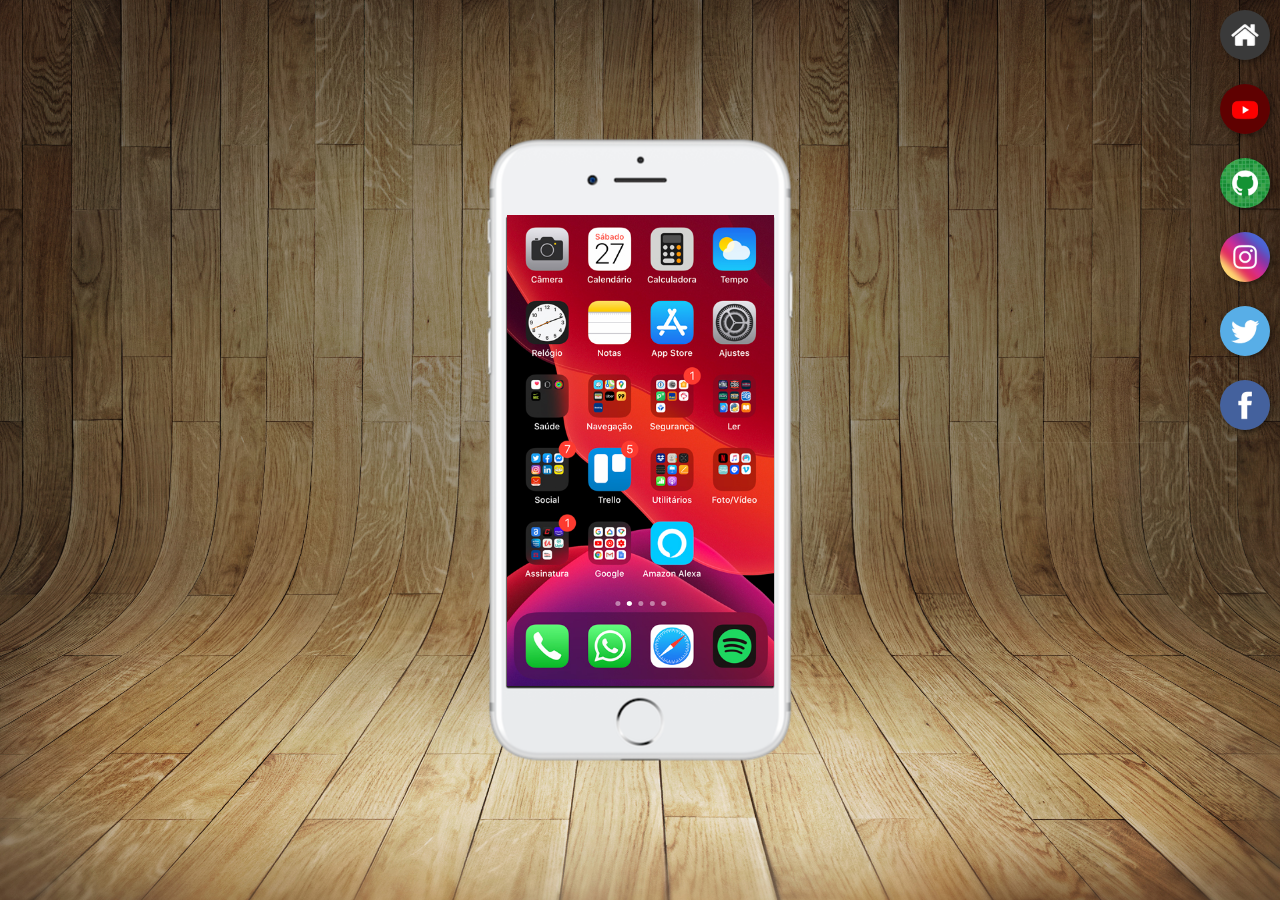
<file: index.html>
<!DOCTYPE html>
<html lang="pt-PT">
<head>
    <meta charset="UTF-8">
    <meta name="viewport" content="width=device-width, initial-scale=1.0">
    <link rel="shortcut icon" href="favicon.ico" type="image/x-icon">
    <link rel="stylesheet" href="estilos/style.css">
    <title>Projecto Redes Sociais</title>
</head>
<body>
    <main>
        <section id="telefone">
            <iframe src="home.html" name="tela" id="tela" frameborder="0">
                Seu Navegador nao é compativel
            </iframe>
        </section>
        <section id="redes-sociais">
            <a href="home.html" target="tela"><img src="imagens/logo-home.jpg" alt=""></a><br>
            <a href="youtube.html" target="tela"><img src="imagens/logo-youtube.jpg" alt=""></a><br>
            <a href="github.html" target="tela"><img src="imagens/logo-github.jpg" alt=""></a><br>
            <a href="a" target="tela"><img src="imagens/logo-instagram.jpg" alt=""></a><br>
            <a href="a" target="tela"><img src="imagens/logo-twitter.jpg" alt=""></a><br>
            <a href="a" target="tela"><img src="imagens/logo-facebook.jpg" alt=""></a><br>
        </section>
    </main>
</body>
</html>
</file>
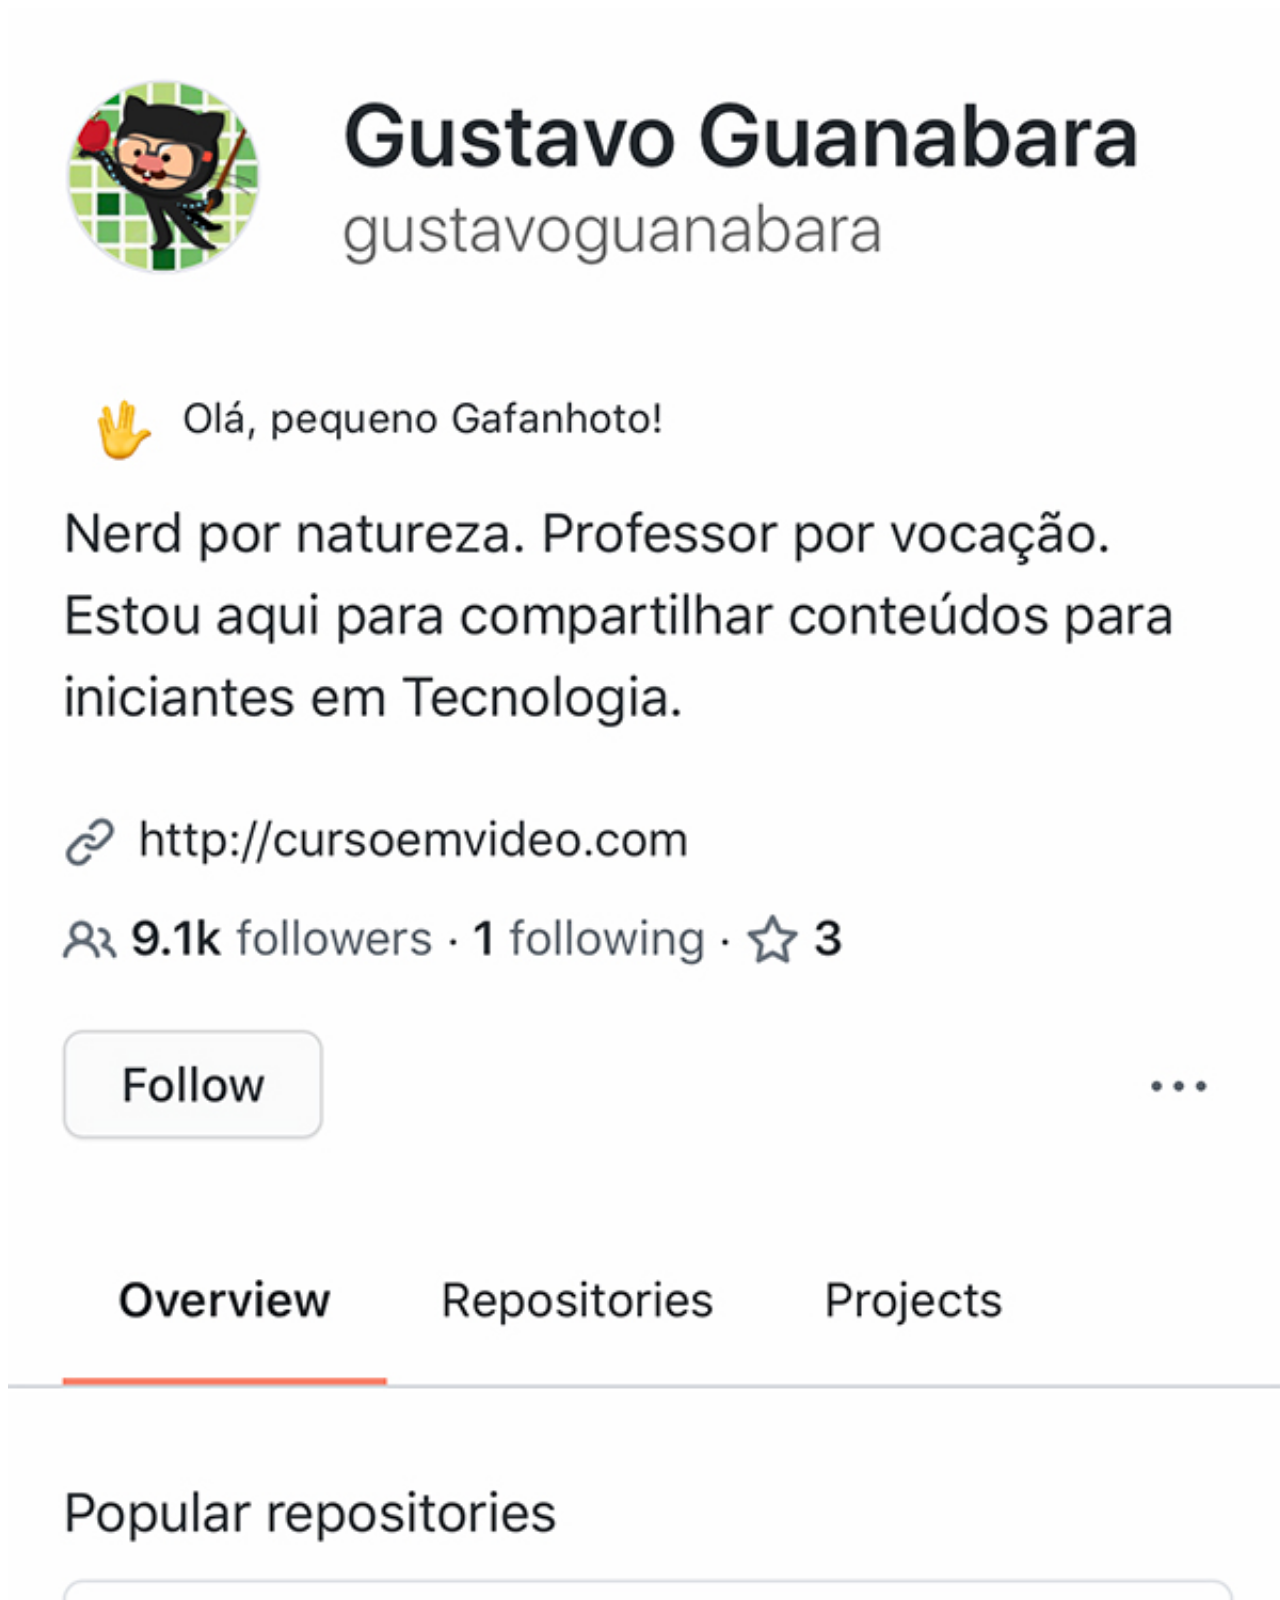
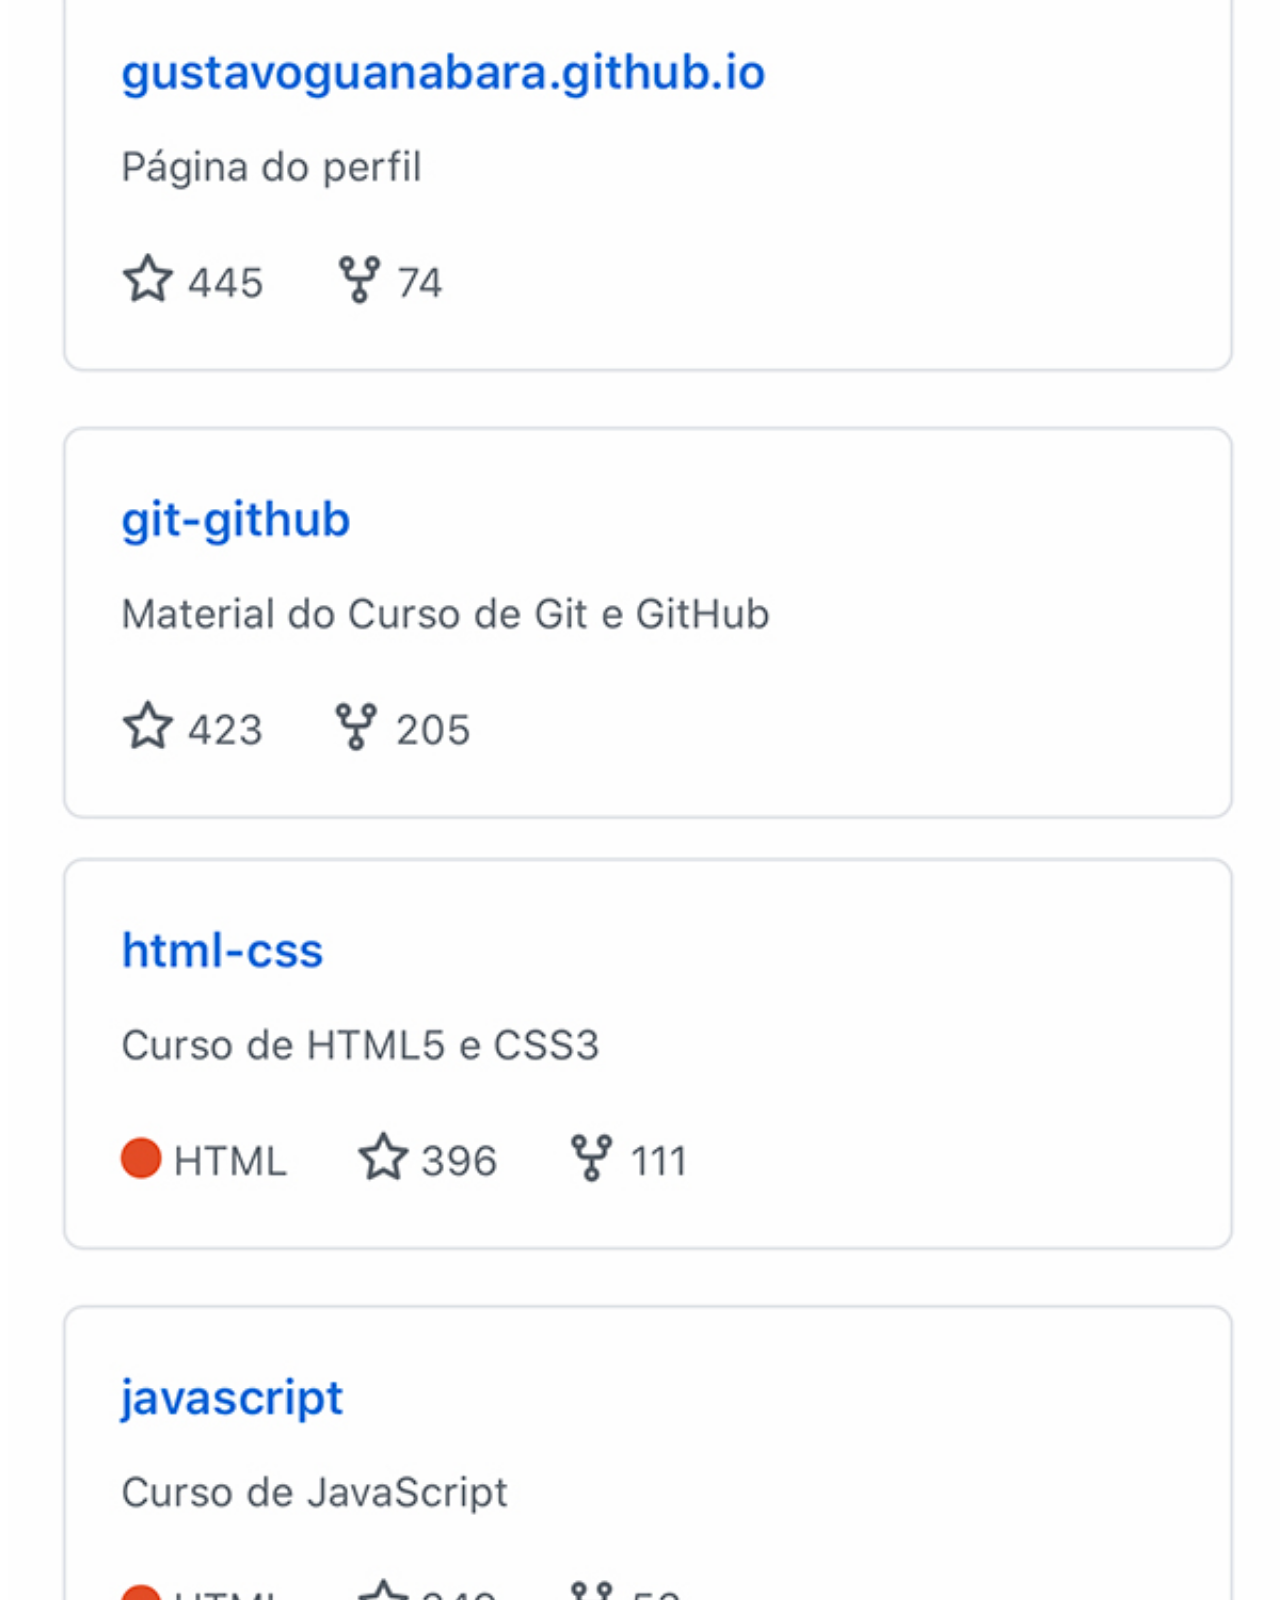
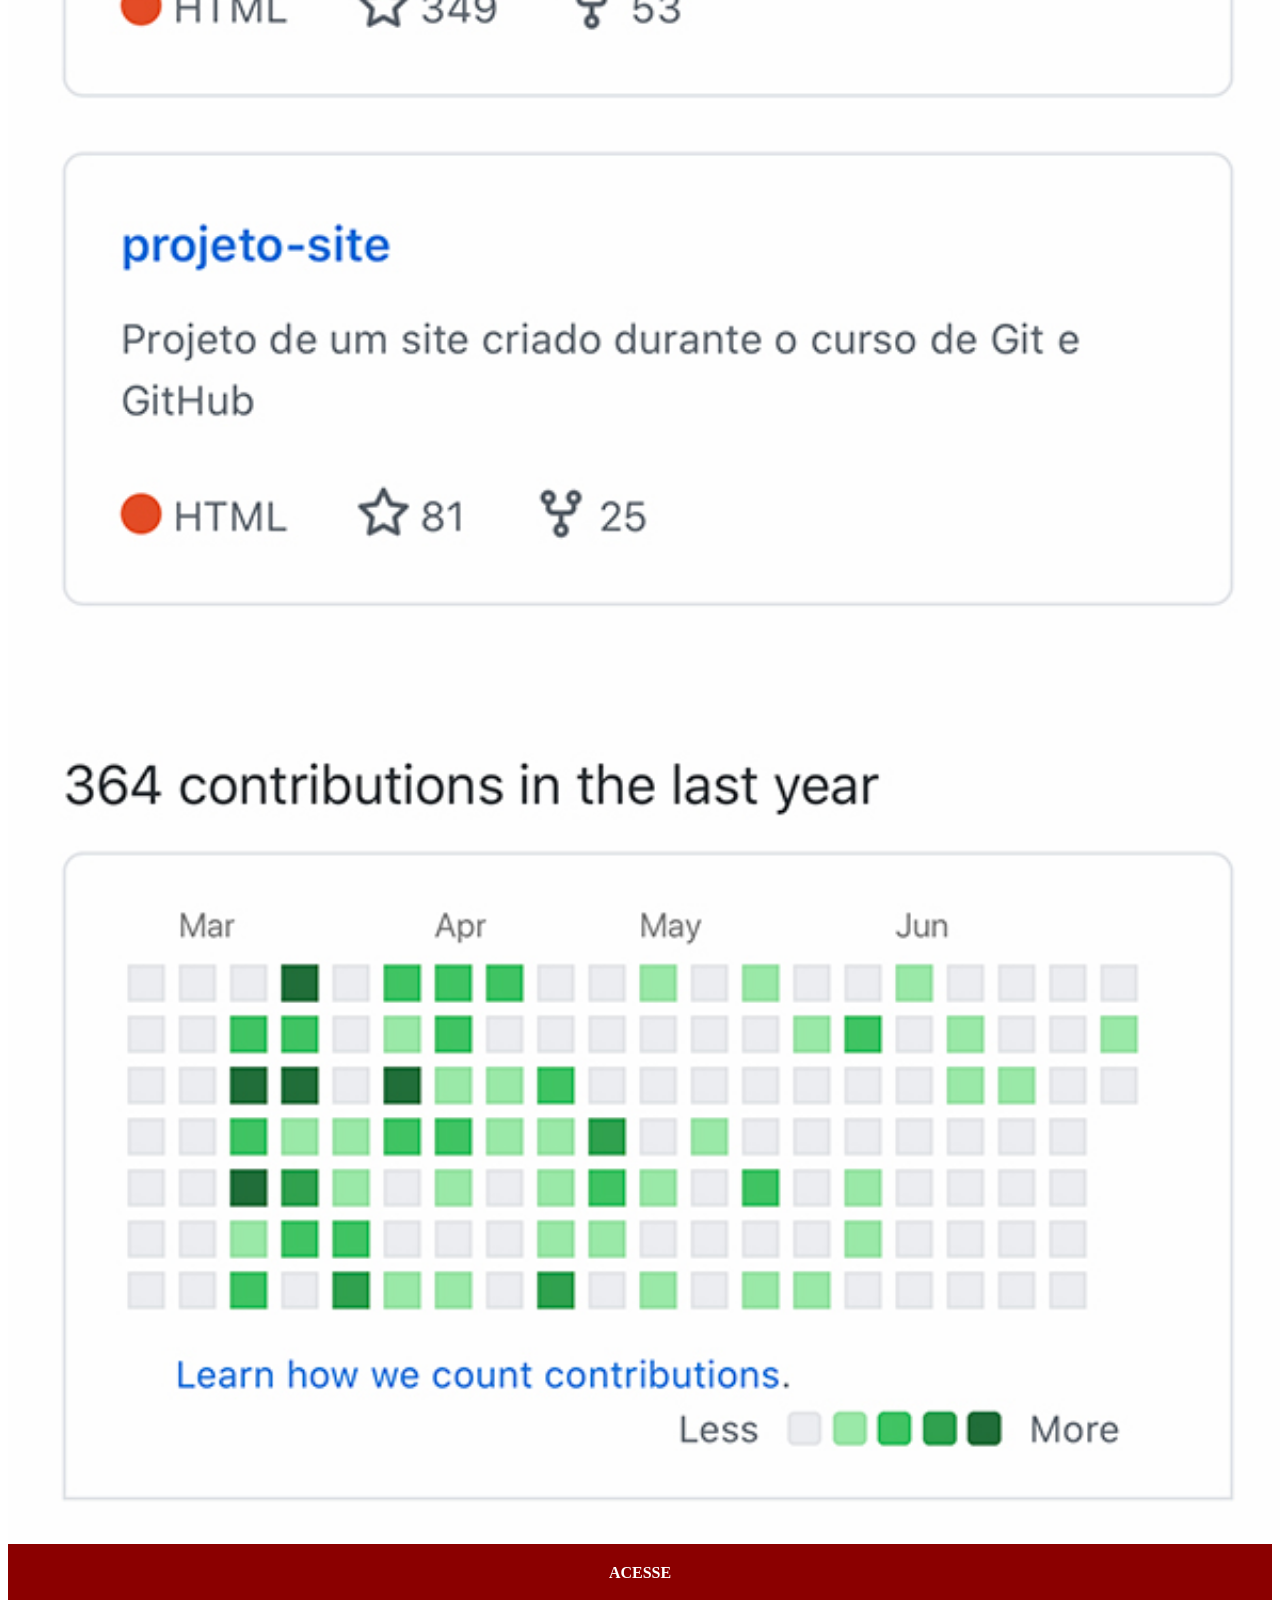
<file: github.html>
<!DOCTYPE html>
<html lang="pt-PT">
<head>
    <meta charset="UTF-8">
    <meta name="viewport" content="width=device-width, initial-scale=1.0">
    <title>GitHub</title>
    <link rel="stylesheet" href="estilos/social.css">
</head>
<body>
    <img src="imagens/tela-github.jpg" alt="GitHub">
    <a href="https://github.com/ilidiositoejr" target="_blank">ACESSE</a>
</body>
</html>
</file>
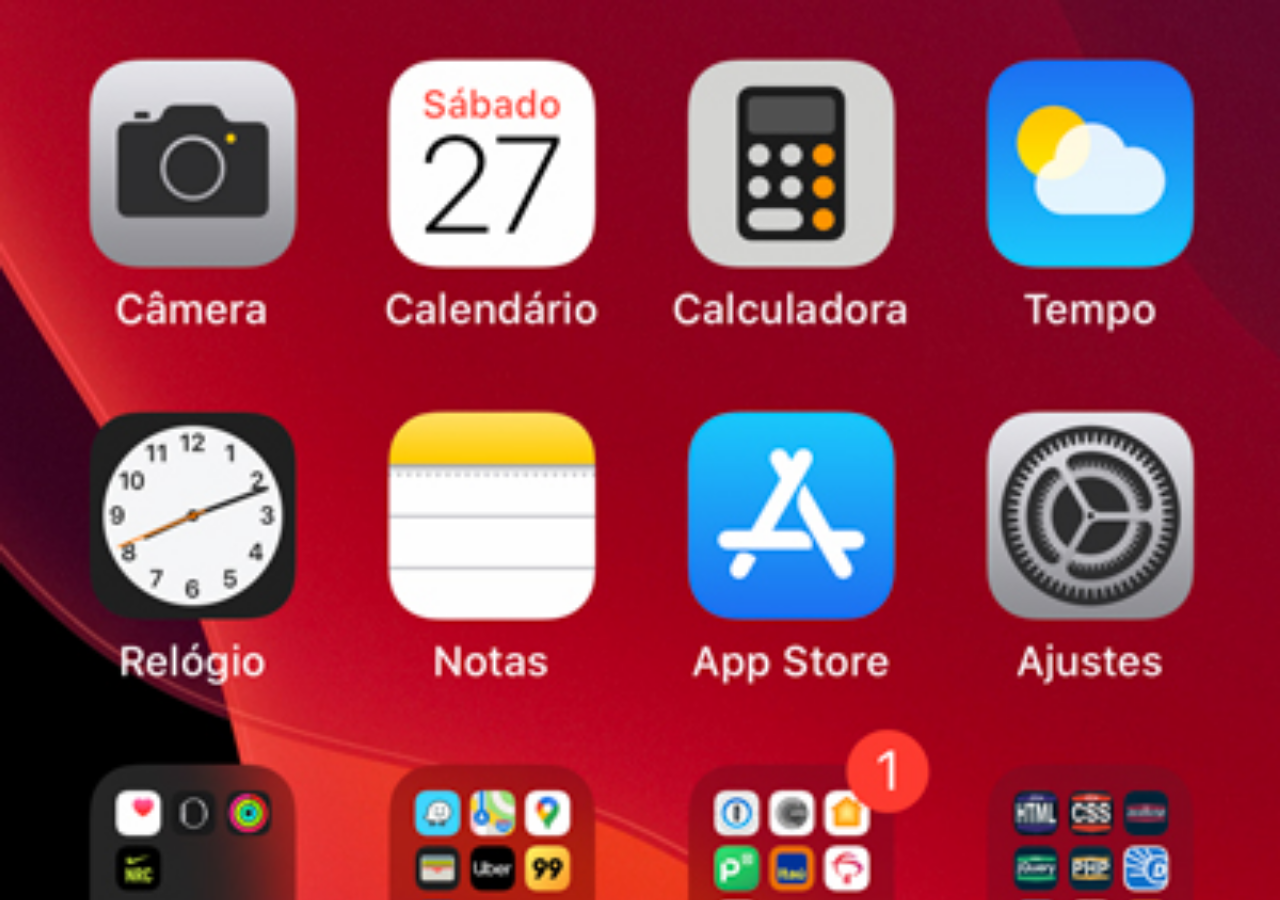
<file: home.html>
<!DOCTYPE html>
<html lang="pt-PT">
<head>
    <meta charset="UTF-8">
    <meta name="viewport" content="width=device-width, initial-scale=1.0">
    <title>Home</title>
    
</head>
<style>
        *{
            margin: 0px;
            padding: 0px;
        }
        body{
            width: 100vw;
            height: 100vh;
            background: black url(imagens/tela-home.jpg) no-repeat top center;
            background-size: cover;
        }
    </style>
<body>
    
</body>
</html>
</file>
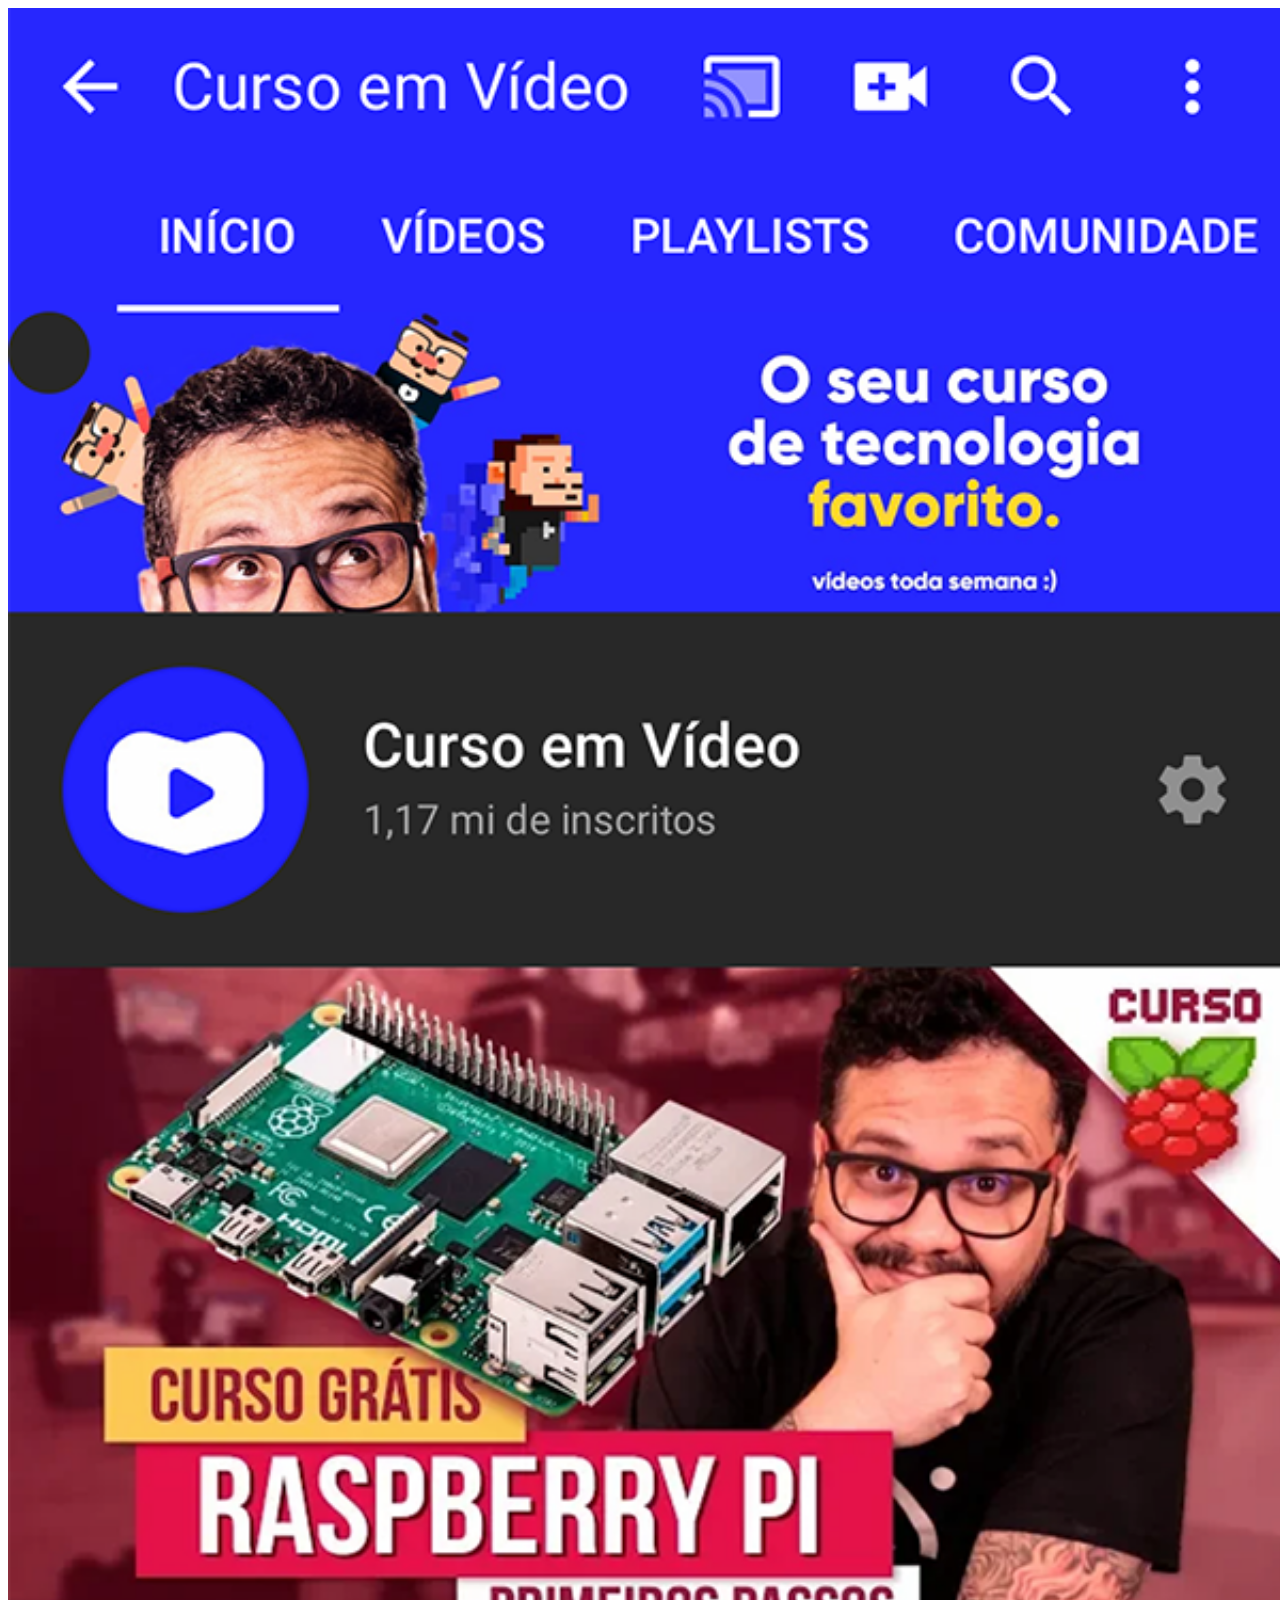
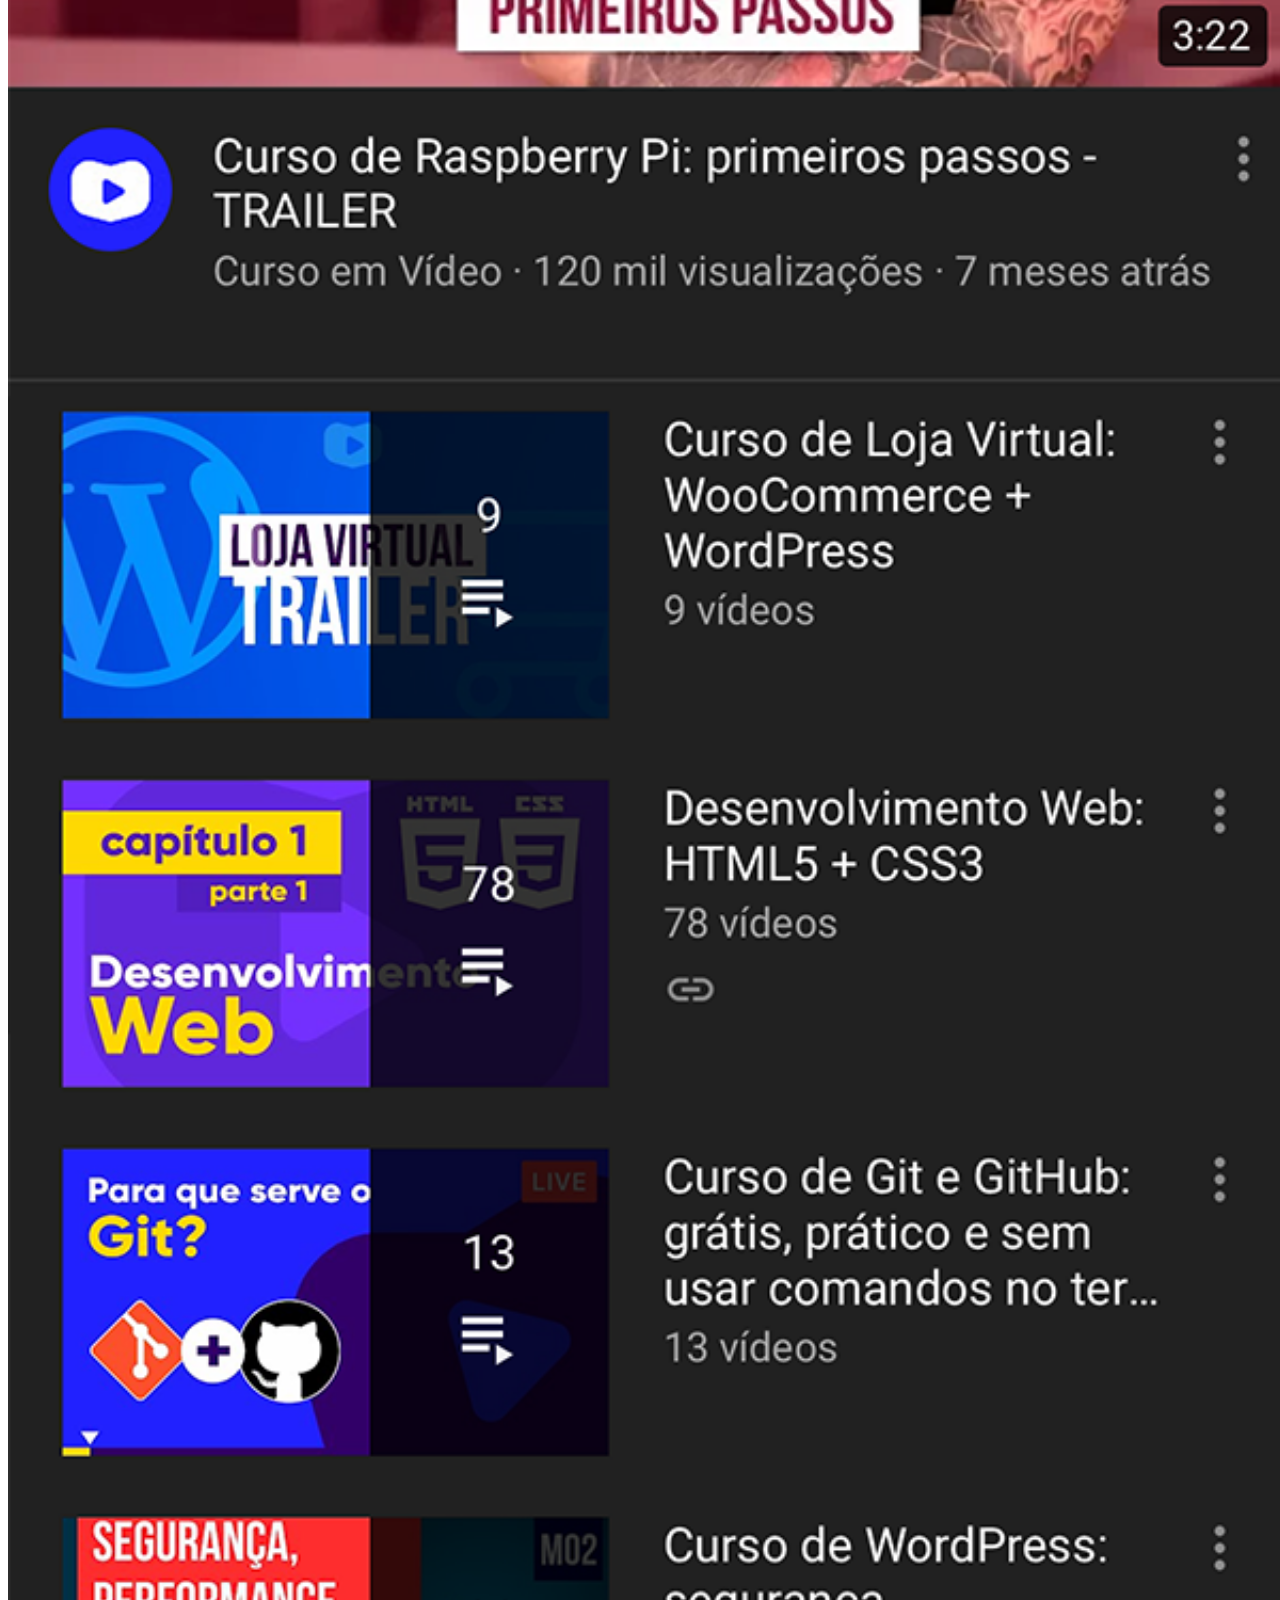
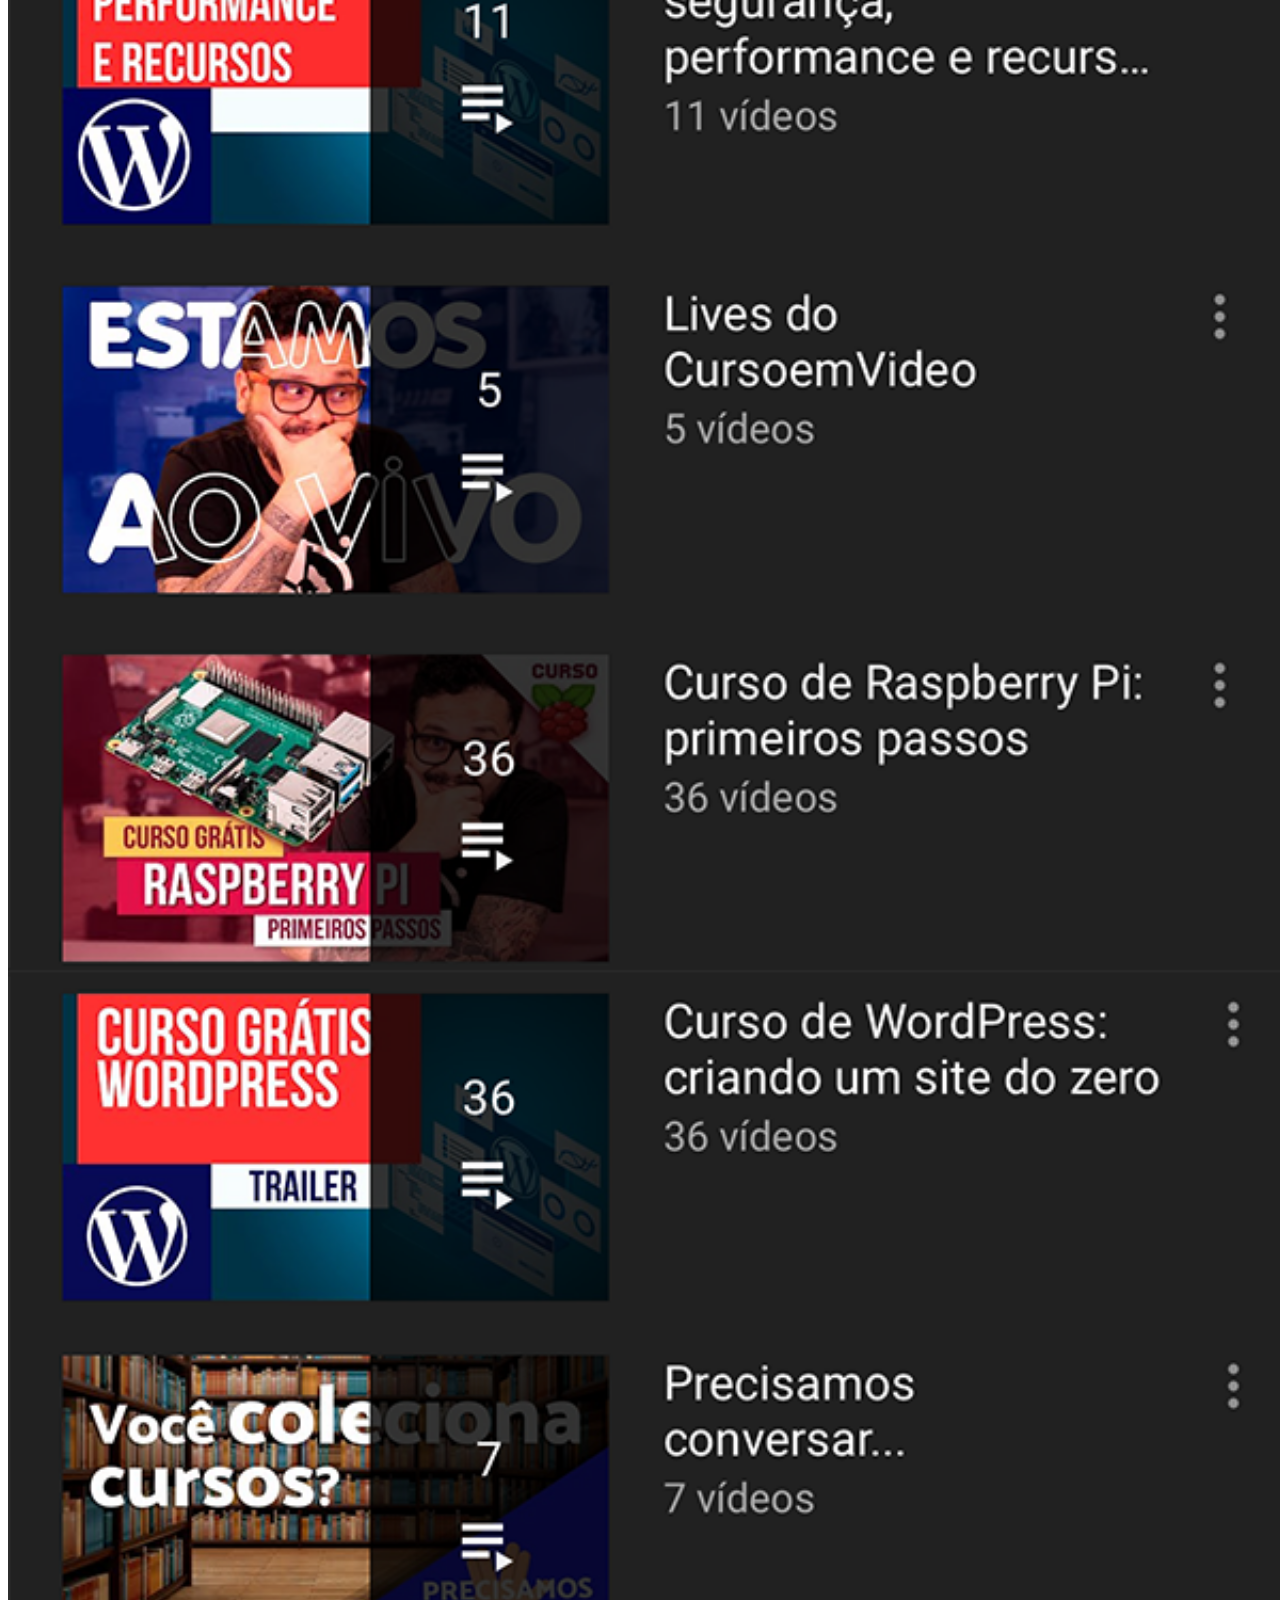
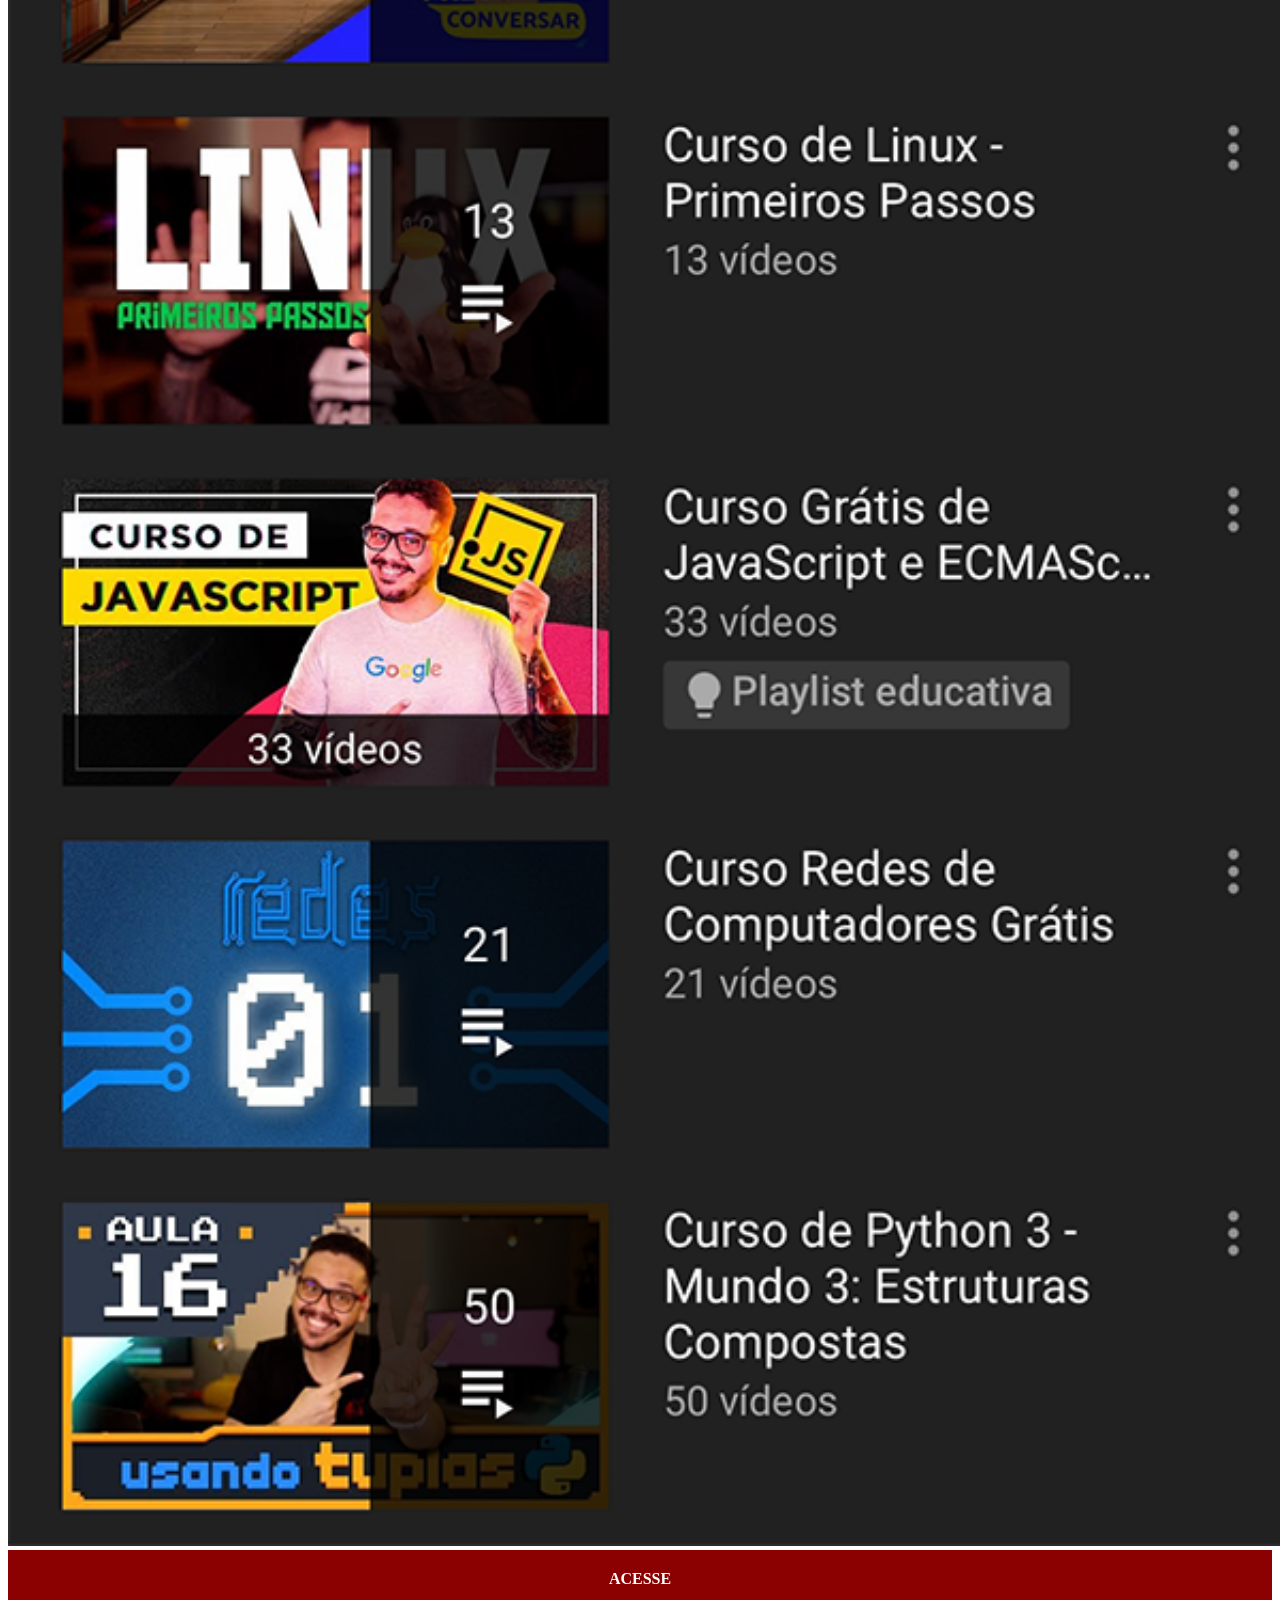
<file: youtube.html>
<!DOCTYPE html>
<html lang="pt-PT">
<head>
    <meta charset="UTF-8">
    <meta name="viewport" content="width=device-width, initial-scale=1.0">
    <title>YouTube</title>
    <link rel="stylesheet" href="estilos/social.css">
</head>
<body>
    <img src="imagens/tela-youtube.png" alt="YouTube">
    <a href="https://www.youtube.com/user/cursoemvideo/playlists" target="_blank">ACESSE</a>
</body>
</html>
</file>
<file: estilos/style.css>
@charset "UTF-8";


*{
    margin: 0px;
    padding: 0px;
    font-family: Arial, Helvetica, sans-serif;
}

html, body{
    height: 100vh;
    width: 100vw;
    border-color: black;
}
body{
    background: url(../imagens/fundo-madeira.jpg);
    background-size: cover;
    background-attachment: fixed;
}
main{
    height: 100vh;
    position: relative;
    
}

section#telefone{
    position: absolute;
    top: 50%;
    left: 50%;
    transform: translate(-50%, -50%);

    height: 627px;
    width: 311px;
   
    background: url(../imagens/frame-iphone.png) no-repeat;
}

iframe#tela{
    position: relative;
    top: 50%;
    left: 50%;
    transform: translate(-50%, -50%);

    height: 471px;
    width: 267px;

}
section#redes-sociais img{
    width: 50px;
    height: 50px;
    margin: 10px;
    border-radius: 50%;
    box-shadow: 2px 2px 5px rgba(0, 0, 0, 0.404);
    box-sizing: border-box;
}
section#redes-sociais{
    text-align: right;
}

section#redes-sociais img:hover{
    border: 2px solid rgba(255, 255, 255, 0.616);
    transform: translate(-3px, -3px);
    box-shadow: 5px 5px 10px rgba(0, 0, 0, 0.664);
    transition: transform 0.3s;
}
</file>
<file: estilos/social.css>
@charset "UTF-8"

*{
    margin: 0px;
    padding: 0px;
    font-family: Arial, Helvetica, sans-serif;
}
::-webkit-scrollbar{
    width: 0px;
    height: 0px;
}
img{
    width: 100vw;
}
a{
    display: block;
    background-color: darkred;
    padding: 20px;
    color: white;
    text-align: center;
    font-weight: bolder;
    text-decoration: none;
}
a:hover{
    background-color: red;
}
</file>
